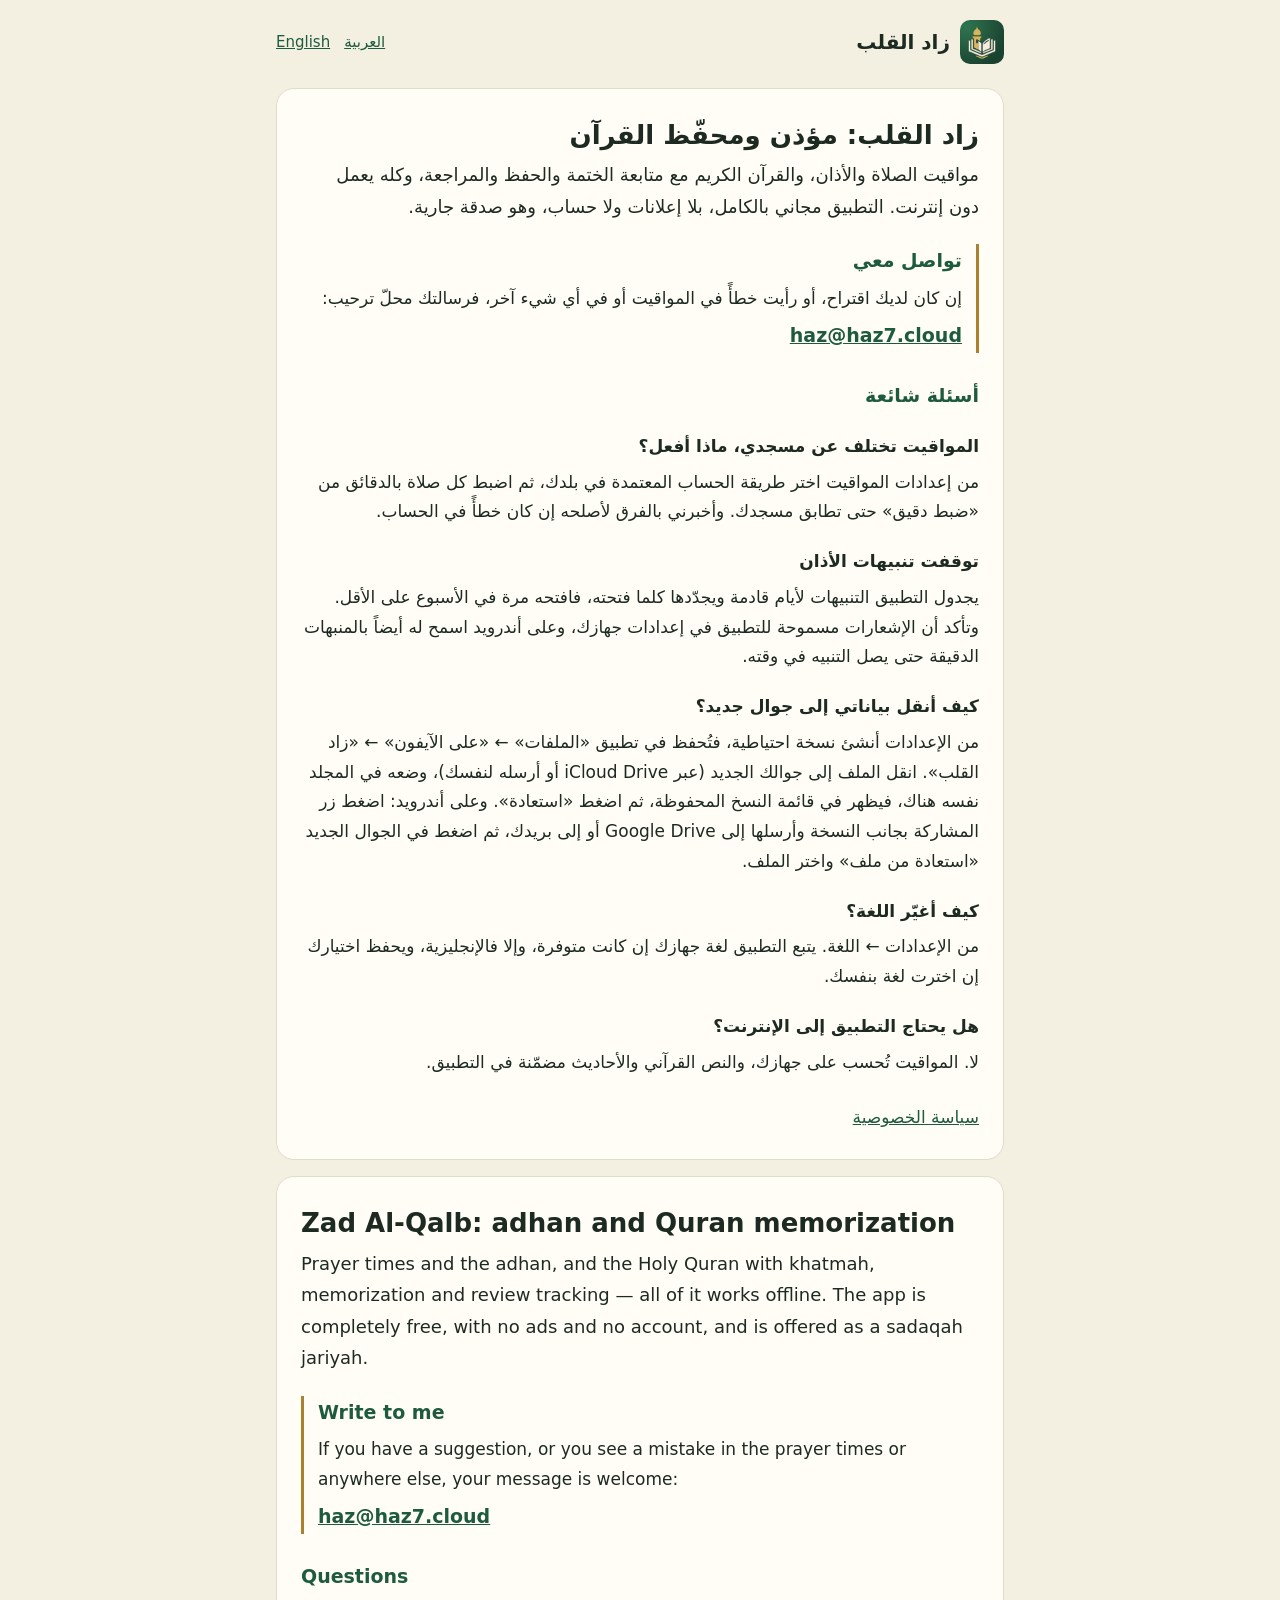
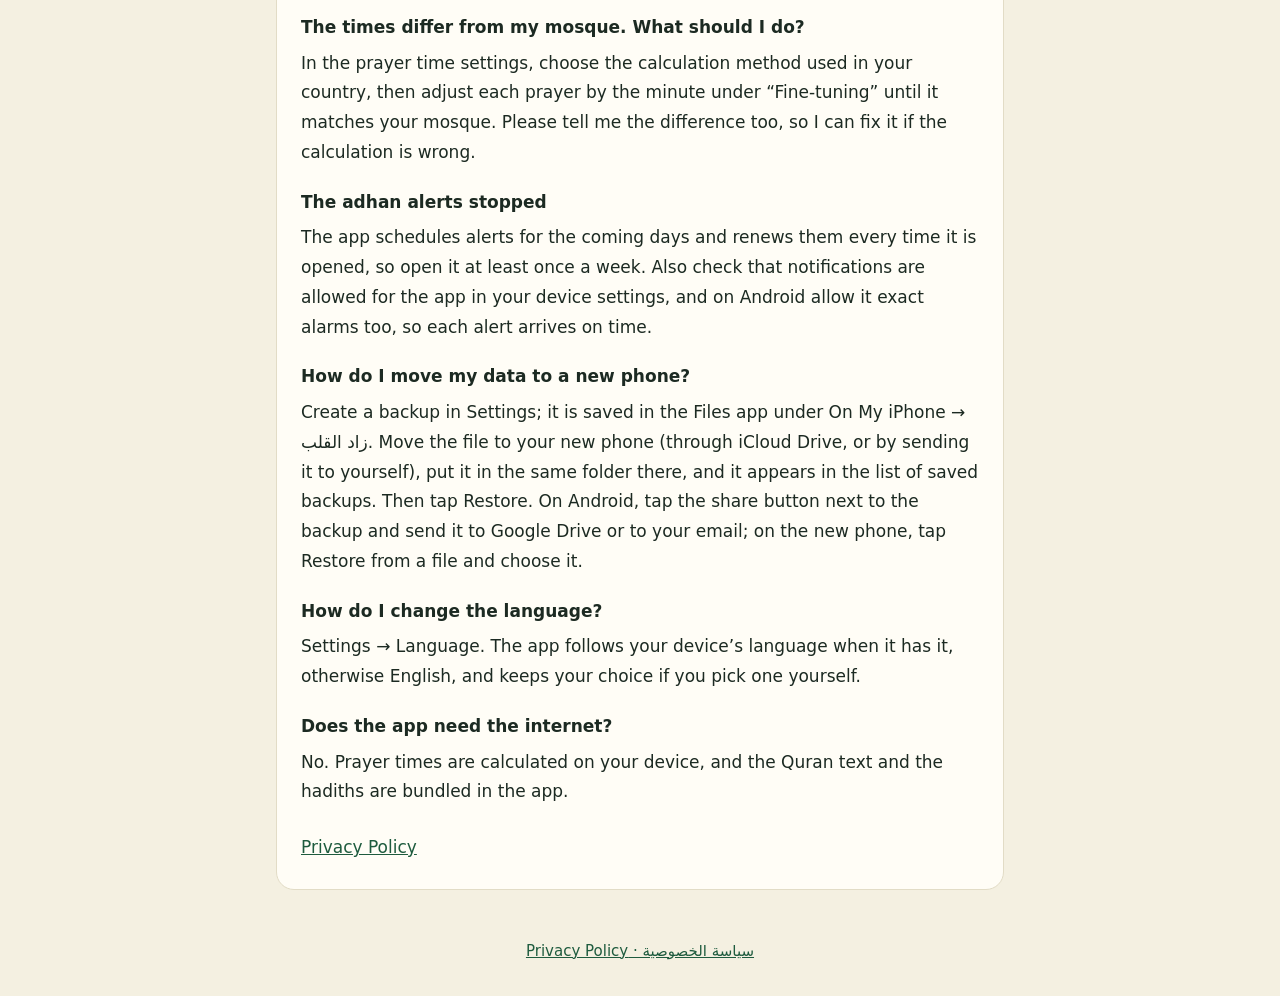
<file: index.html>
<!doctype html>
<html lang="ar" dir="rtl">
<head>
<meta charset="utf-8">
<meta name="viewport" content="width=device-width, initial-scale=1">
<title>زاد القلب · الدعم — Zad Al-Qalb · Support</title>
<meta name="description" content="زاد القلب: مؤذن ومحفّظ القرآن. Zad Al-Qalb: adhan and Quran memorization.">
<link rel="icon" href="logo.png">
<link rel="stylesheet" href="style.css">
</head>
<body>
<header class="top">
  <a class="brand" href="index.html"><img src="logo.png" alt="" width="44" height="44"><span>زاد القلب</span></a>
  <nav class="langs"><a href="#ar">العربية</a><a href="#en" lang="en">English</a></nav>
</header>

<main>
<article id="ar" lang="ar" dir="rtl">
  <h1>زاد القلب: مؤذن ومحفّظ القرآن</h1>
  <p class="lead">مواقيت الصلاة والأذان، والقرآن الكريم مع متابعة الختمة والحفظ والمراجعة، وكله يعمل دون إنترنت. التطبيق مجاني بالكامل، بلا إعلانات ولا حساب، وهو صدقة جارية.</p>

  <div class="contact">
    <h2>تواصل معي</h2>
    <p>إن كان لديك اقتراح، أو رأيت خطأً في المواقيت أو في أي شيء آخر، فرسالتك محلّ ترحيب:</p>
    <p class="mail"><a href="mailto:haz@haz7.cloud">haz@haz7.cloud</a></p>
  </div>

  <h2>أسئلة شائعة</h2>

  <h3>المواقيت تختلف عن مسجدي، ماذا أفعل؟</h3>
  <p>من إعدادات المواقيت اختر طريقة الحساب المعتمدة في بلدك، ثم اضبط كل صلاة بالدقائق من «ضبط دقيق» حتى تطابق مسجدك. وأخبرني بالفرق لأصلحه إن كان خطأً في الحساب.</p>

  <h3>توقفت تنبيهات الأذان</h3>
  <p>يجدول التطبيق التنبيهات لأيام قادمة ويجدّدها كلما فتحته، فافتحه مرة في الأسبوع على الأقل. وتأكد أن الإشعارات مسموحة للتطبيق في إعدادات جهازك، وعلى أندرويد اسمح له أيضاً بالمنبهات الدقيقة حتى يصل التنبيه في وقته.</p>

  <h3>كيف أنقل بياناتي إلى جوال جديد؟</h3>
  <p>من الإعدادات أنشئ نسخة احتياطية، فتُحفظ في تطبيق «الملفات» ← «على الآيفون» ← «زاد القلب». انقل الملف إلى جوالك الجديد (عبر iCloud Drive أو أرسله لنفسك)، وضعه في المجلد نفسه هناك، فيظهر في قائمة النسخ المحفوظة، ثم اضغط «استعادة». وعلى أندرويد: اضغط زر المشاركة بجانب النسخة وأرسلها إلى Google Drive أو إلى بريدك، ثم اضغط في الجوال الجديد «استعادة من ملف» واختر الملف.</p>

  <h3>كيف أغيّر اللغة؟</h3>
  <p>من الإعدادات ← اللغة. يتبع التطبيق لغة جهازك إن كانت متوفرة، وإلا فالإنجليزية، ويحفظ اختيارك إن اخترت لغة بنفسك.</p>

  <h3>هل يحتاج التطبيق إلى الإنترنت؟</h3>
  <p>لا. المواقيت تُحسب على جهازك، والنص القرآني والأحاديث مضمّنة في التطبيق.</p>

  <p class="policy"><a href="privacy.html#ar">سياسة الخصوصية</a></p>
</article>

<article id="en" lang="en" dir="ltr">
  <h1>Zad Al-Qalb: adhan and Quran memorization</h1>
  <p class="lead">Prayer times and the adhan, and the Holy Quran with khatmah, memorization and review tracking — all of it works offline. The app is completely free, with no ads and no account, and is offered as a sadaqah jariyah.</p>

  <div class="contact">
    <h2>Write to me</h2>
    <p>If you have a suggestion, or you see a mistake in the prayer times or anywhere else, your message is welcome:</p>
    <p class="mail"><a href="mailto:haz@haz7.cloud">haz@haz7.cloud</a></p>
  </div>

  <h2>Questions</h2>

  <h3>The times differ from my mosque. What should I do?</h3>
  <p>In the prayer time settings, choose the calculation method used in your country, then adjust each prayer by the minute under “Fine-tuning” until it matches your mosque. Please tell me the difference too, so I can fix it if the calculation is wrong.</p>

  <h3>The adhan alerts stopped</h3>
  <p>The app schedules alerts for the coming days and renews them every time it is opened, so open it at least once a week. Also check that notifications are allowed for the app in your device settings, and on Android allow it exact alarms too, so each alert arrives on time.</p>

  <h3>How do I move my data to a new phone?</h3>
  <p>Create a backup in Settings; it is saved in the Files app under On My iPhone → زاد القلب. Move the file to your new phone (through iCloud Drive, or by sending it to yourself), put it in the same folder there, and it appears in the list of saved backups. Then tap Restore. On Android, tap the share button next to the backup and send it to Google Drive or to your email; on the new phone, tap Restore from a file and choose it.</p>

  <h3>How do I change the language?</h3>
  <p>Settings → Language. The app follows your device’s language when it has it, otherwise English, and keeps your choice if you pick one yourself.</p>

  <h3>Does the app need the internet?</h3>
  <p>No. Prayer times are calculated on your device, and the Quran text and the hadiths are bundled in the app.</p>

  <p class="policy"><a href="privacy.html#en">Privacy Policy</a></p>
</article>
</main>

<footer><a href="privacy.html">سياسة الخصوصية · Privacy Policy</a></footer>
</body>
</html>
</file>
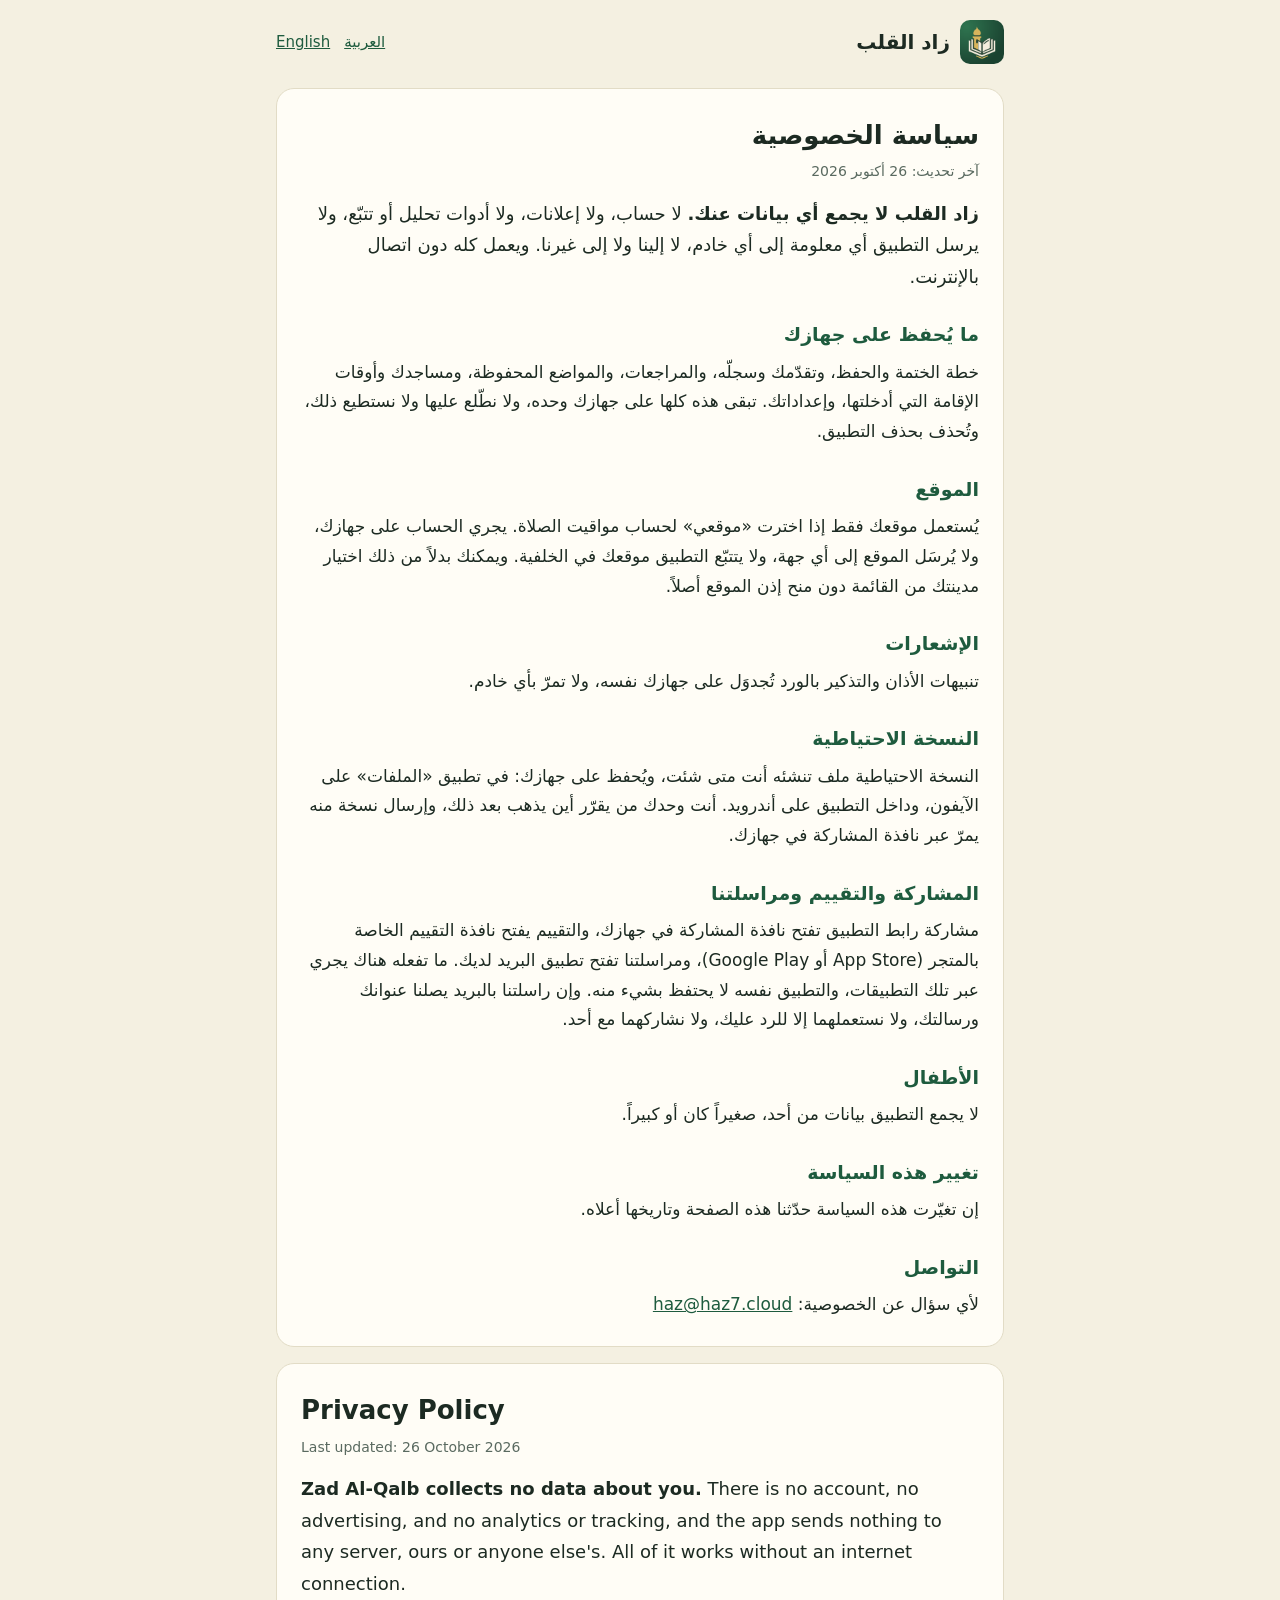
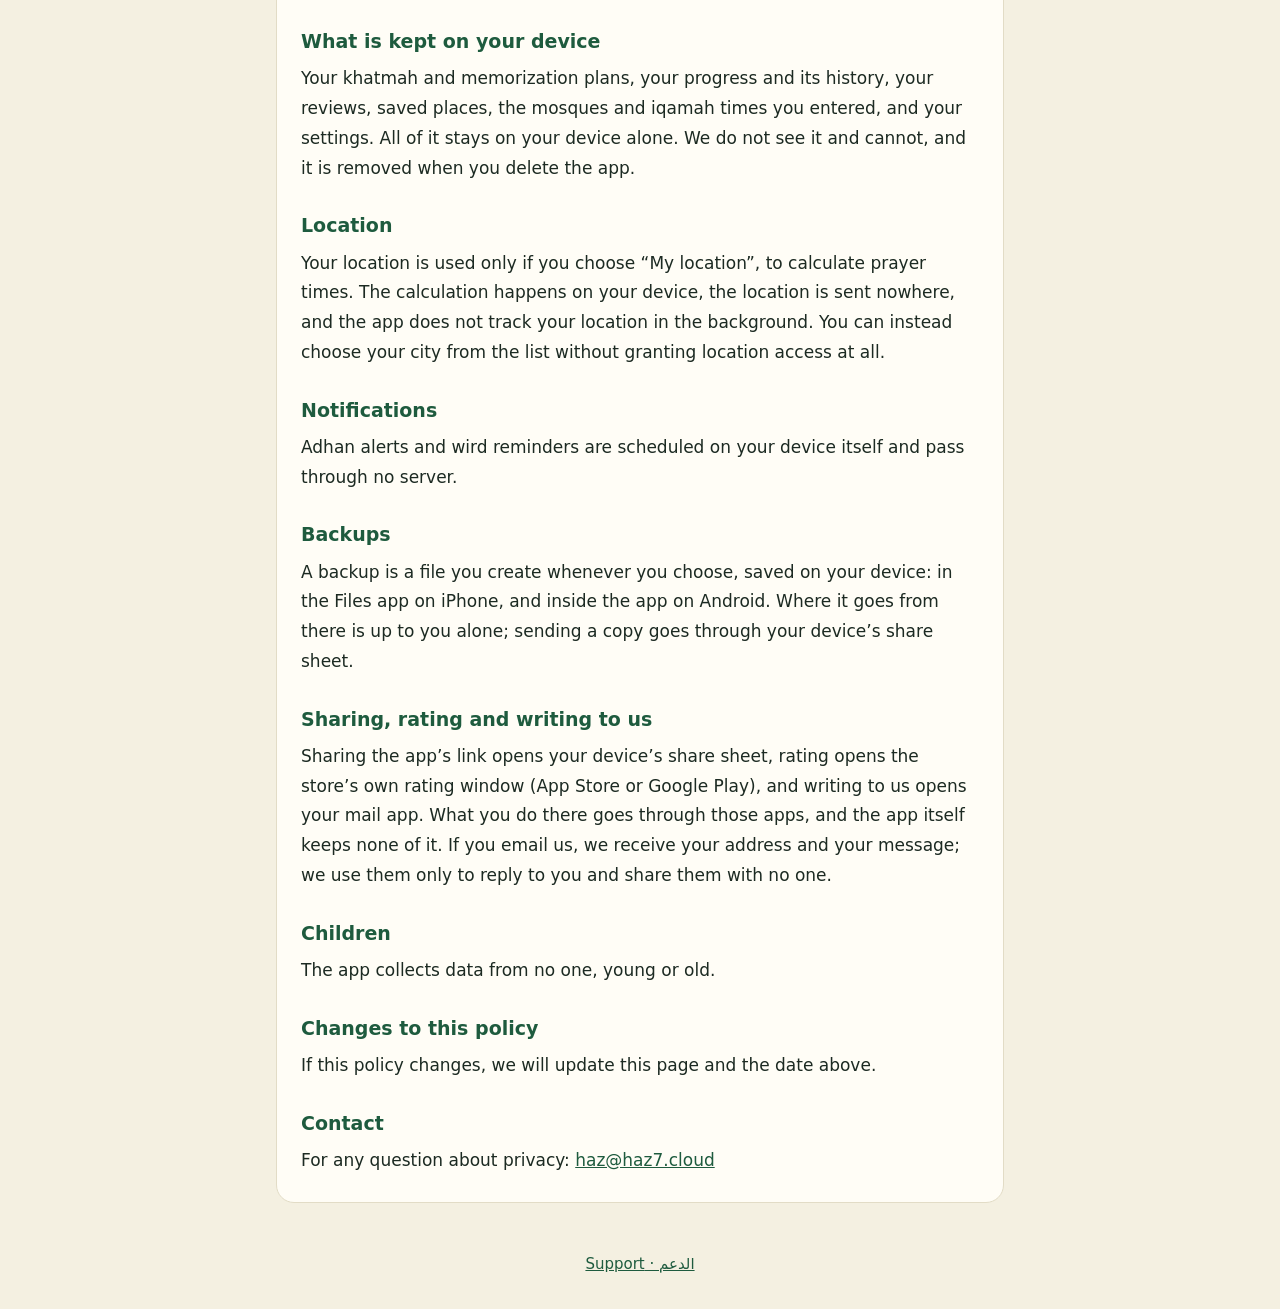
<file: privacy.html>
<!doctype html>
<html lang="ar" dir="rtl">
<head>
<meta charset="utf-8">
<meta name="viewport" content="width=device-width, initial-scale=1">
<title>سياسة الخصوصية · زاد القلب — Privacy Policy · Zad Al-Qalb</title>
<meta name="description" content="زاد القلب لا يجمع أي بيانات عنك. Zad Al-Qalb collects no data about you.">
<link rel="icon" href="logo.png">
<link rel="stylesheet" href="style.css">
</head>
<body>
<header class="top">
  <a class="brand" href="index.html"><img src="logo.png" alt="" width="44" height="44"><span>زاد القلب</span></a>
  <nav class="langs"><a href="#ar">العربية</a><a href="#en" lang="en">English</a></nav>
</header>

<main>
<article id="ar" lang="ar" dir="rtl">
  <h1>سياسة الخصوصية</h1>
  <p class="updated">آخر تحديث: 26 أكتوبر 2026</p>

  <p class="lead"><strong>زاد القلب لا يجمع أي بيانات عنك.</strong> لا حساب، ولا إعلانات، ولا أدوات تحليل أو تتبّع، ولا يرسل التطبيق أي معلومة إلى أي خادم، لا إلينا ولا إلى غيرنا. ويعمل كله دون اتصال بالإنترنت.</p>

  <h2>ما يُحفظ على جهازك</h2>
  <p>خطة الختمة والحفظ، وتقدّمك وسجلّه، والمراجعات، والمواضع المحفوظة، ومساجدك وأوقات الإقامة التي أدخلتها، وإعداداتك. تبقى هذه كلها على جهازك وحده، ولا نطّلع عليها ولا نستطيع ذلك، وتُحذف بحذف التطبيق.</p>

  <h2>الموقع</h2>
  <p>يُستعمل موقعك فقط إذا اخترت «موقعي» لحساب مواقيت الصلاة. يجري الحساب على جهازك، ولا يُرسَل الموقع إلى أي جهة، ولا يتتبّع التطبيق موقعك في الخلفية. ويمكنك بدلاً من ذلك اختيار مدينتك من القائمة دون منح إذن الموقع أصلاً.</p>

  <h2>الإشعارات</h2>
  <p>تنبيهات الأذان والتذكير بالورد تُجدوَل على جهازك نفسه، ولا تمرّ بأي خادم.</p>

  <h2>النسخة الاحتياطية</h2>
  <p>النسخة الاحتياطية ملف تنشئه أنت متى شئت، ويُحفظ على جهازك: في تطبيق «الملفات» على الآيفون، وداخل التطبيق على أندرويد. أنت وحدك من يقرّر أين يذهب بعد ذلك، وإرسال نسخة منه يمرّ عبر نافذة المشاركة في جهازك.</p>

  <h2>المشاركة والتقييم ومراسلتنا</h2>
  <p>مشاركة رابط التطبيق تفتح نافذة المشاركة في جهازك، والتقييم يفتح نافذة التقييم الخاصة بالمتجر (App Store أو Google Play)، ومراسلتنا تفتح تطبيق البريد لديك. ما تفعله هناك يجري عبر تلك التطبيقات، والتطبيق نفسه لا يحتفظ بشيء منه. وإن راسلتنا بالبريد يصلنا عنوانك ورسالتك، ولا نستعملهما إلا للرد عليك، ولا نشاركهما مع أحد.</p>

  <h2>الأطفال</h2>
  <p>لا يجمع التطبيق بيانات من أحد، صغيراً كان أو كبيراً.</p>

  <h2>تغيير هذه السياسة</h2>
  <p>إن تغيّرت هذه السياسة حدّثنا هذه الصفحة وتاريخها أعلاه.</p>

  <h2>التواصل</h2>
  <p>لأي سؤال عن الخصوصية: <a href="mailto:haz@haz7.cloud">haz@haz7.cloud</a></p>
</article>

<article id="en" lang="en" dir="ltr">
  <h1>Privacy Policy</h1>
  <p class="updated">Last updated: 26 October 2026</p>

  <p class="lead"><strong>Zad Al-Qalb collects no data about you.</strong> There is no account, no advertising, and no analytics or tracking, and the app sends nothing to any server, ours or anyone else's. All of it works without an internet connection.</p>

  <h2>What is kept on your device</h2>
  <p>Your khatmah and memorization plans, your progress and its history, your reviews, saved places, the mosques and iqamah times you entered, and your settings. All of it stays on your device alone. We do not see it and cannot, and it is removed when you delete the app.</p>

  <h2>Location</h2>
  <p>Your location is used only if you choose “My location”, to calculate prayer times. The calculation happens on your device, the location is sent nowhere, and the app does not track your location in the background. You can instead choose your city from the list without granting location access at all.</p>

  <h2>Notifications</h2>
  <p>Adhan alerts and wird reminders are scheduled on your device itself and pass through no server.</p>

  <h2>Backups</h2>
  <p>A backup is a file you create whenever you choose, saved on your device: in the Files app on iPhone, and inside the app on Android. Where it goes from there is up to you alone; sending a copy goes through your device’s share sheet.</p>

  <h2>Sharing, rating and writing to us</h2>
  <p>Sharing the app’s link opens your device’s share sheet, rating opens the store’s own rating window (App Store or Google Play), and writing to us opens your mail app. What you do there goes through those apps, and the app itself keeps none of it. If you email us, we receive your address and your message; we use them only to reply to you and share them with no one.</p>

  <h2>Children</h2>
  <p>The app collects data from no one, young or old.</p>

  <h2>Changes to this policy</h2>
  <p>If this policy changes, we will update this page and the date above.</p>

  <h2>Contact</h2>
  <p>For any question about privacy: <a href="mailto:haz@haz7.cloud">haz@haz7.cloud</a></p>
</article>
</main>

<footer><a href="index.html">الدعم · Support</a></footer>
</body>
</html>
</file>
<file: style.css>
/* The app's own palette: deep green, warm paper, a touch of gold. */
:root {
  --ink: #1c2a22;
  --muted: #5a6a60;
  --green: #1e5b3e;
  --gold: #a9812f;
  --paper: #f4f0e1;
  --card: #fffdf6;
  --line: #e2dcc6;
}

@media (prefers-color-scheme: dark) {
  :root {
    --ink: #ece6d6;
    --muted: #a8b3aa;
    --green: #8fc7a5;
    --gold: #d6b467;
    --paper: #121a15;
    --card: #1a241e;
    --line: #2c3a31;
  }
}

* { box-sizing: border-box; }

body {
  margin: 0;
  background: var(--paper);
  color: var(--ink);
  font: 17px/1.75 system-ui, -apple-system, "Segoe UI", "Noto Naskh Arabic", "Geeza Pro", sans-serif;
}

a { color: var(--green); }

.top {
  max-width: 760px;
  margin: 0 auto;
  padding: 20px 16px 8px;
  display: flex;
  align-items: center;
  justify-content: space-between;
  gap: 12px;
}

.brand {
  display: flex;
  align-items: center;
  gap: 10px;
  color: var(--ink);
  text-decoration: none;
  font-weight: 700;
  font-size: 20px;
}

.brand img { border-radius: 10px; }

.langs { display: flex; gap: 14px; font-size: 15px; }

main {
  max-width: 760px;
  margin: 0 auto;
  padding: 0 16px 24px;
}

article {
  background: var(--card);
  border: 1px solid var(--line);
  border-radius: 18px;
  padding: 8px 24px 20px;
  margin: 16px 0;
}

h1 { font-size: 26px; line-height: 1.4; margin: 20px 0 4px; }
h2 { font-size: 19px; margin: 26px 0 4px; color: var(--green); }
h3 { font-size: 17px; margin: 20px 0 2px; }
p { margin: 6px 0; }

.updated { color: var(--muted); font-size: 14px; margin-bottom: 14px; }
.lead { font-size: 18px; }

.contact {
  border-inline-start: 3px solid var(--gold);
  padding-inline-start: 14px;
  margin: 22px 0;
}
.contact h2 { margin-top: 0; }
.mail { font-size: 19px; font-weight: 600; }

.policy { margin-top: 26px; }

footer {
  text-align: center;
  padding: 8px 16px 32px;
  font-size: 15px;
}

@media (max-width: 480px) {
  body { font-size: 16px; }
  article { padding: 4px 16px 16px; }
  h1 { font-size: 22px; }
}
</file>
